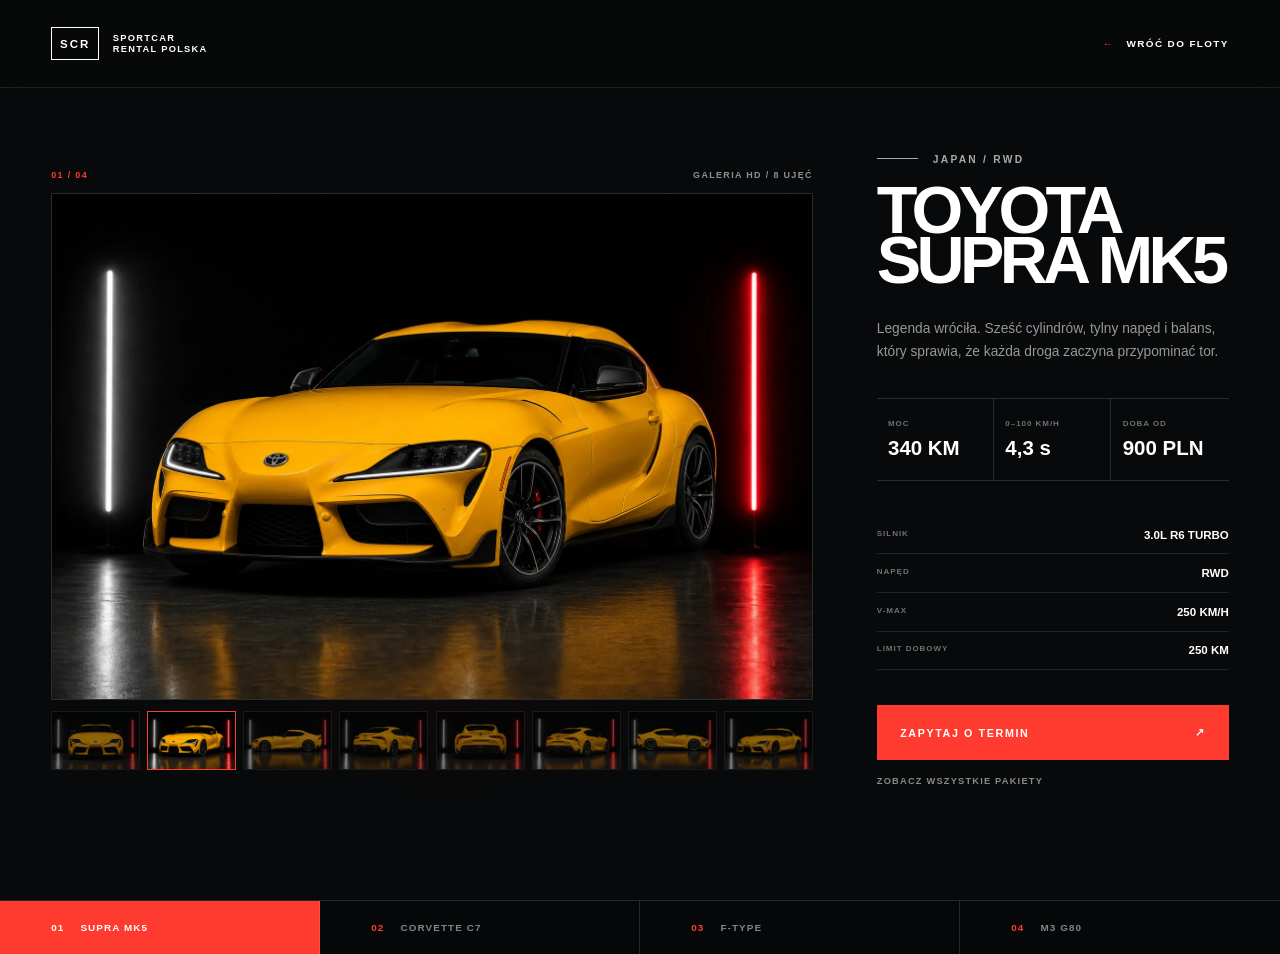
<file: car.html>
<!doctype html>
<html lang="pl">
  <head>
    <meta charset="UTF-8" />
    <meta name="viewport" content="width=device-width, initial-scale=1.0" />
    <meta name="theme-color" content="#08090a" />
    <meta
      name="description"
      content="Galeria HD samochodu SportCar Rental Polska."
    />
    <title>Galeria samochodu — SportCar Rental Polska</title>
    <link rel="stylesheet" href="styles.css" />
    <link rel="stylesheet" href="car-detail.css" />
    <script src="car-spin.js" defer></script>
  </head>
  <body class="detail-page">
    <div class="noise" aria-hidden="true"></div>

    <header class="detail-header">
      <a class="brand" href="index.html#start" aria-label="SportCar Rental Polska — strona główna">
        <span class="brand-mark">SCR</span>
        <span class="brand-copy">SportCar<br />Rental Polska</span>
      </a>

      <a class="detail-back" href="index.html#flota">
        <span>←</span>
        <span>Wróć do floty</span>
      </a>
    </header>

    <main class="detail-main">
      <section class="spin-column" aria-label="Galeria samochodu">
        <div class="spin-topline">
          <span id="detail-index">01 / 04</span>
          <span>Galeria HD / 8 ujęć</span>
        </div>

        <figure class="car-gallery">
          <img id="detail-image" src="" alt="" />
        </figure>
        <div id="detail-thumbnails" class="detail-thumbnails" aria-label="Wybierz ujęcie samochodu"></div>
      </section>

      <section class="detail-copy">
        <p id="detail-origin" class="eyebrow">Japan / RWD</p>
        <h1 id="detail-name">Toyota<br />Supra MK5</h1>
        <p id="detail-description" class="detail-description"></p>

        <div class="detail-primary-specs">
          <div><span>Moc</span><strong id="detail-power">340 KM</strong></div>
          <div><span>0–100 km/h</span><strong id="detail-zero">4,3 s</strong></div>
          <div><span>Doba od</span><strong id="detail-price">900 PLN</strong></div>
        </div>

        <dl class="detail-spec-list">
          <div><dt>Silnik</dt><dd id="detail-engine">3.0L R6 Turbo</dd></div>
          <div><dt>Napęd</dt><dd id="detail-drive">RWD</dd></div>
          <div><dt>V-max</dt><dd id="detail-speed">250 km/h</dd></div>
          <div><dt>Limit dobowy</dt><dd>250 km</dd></div>
        </dl>

        <div class="detail-actions">
          <a id="detail-booking" class="button button-primary" href="index.html#rezerwacja">
            <span>Zapytaj o termin</span>
            <span>↗</span>
          </a>
          <a class="detail-secondary" href="index.html#pakiety">Zobacz wszystkie pakiety</a>
        </div>
      </section>
    </main>

    <nav class="detail-model-nav" aria-label="Inne samochody">
      <a href="car.html?car=supra" data-detail-link="supra"><span>01</span> Supra MK5</a>
      <a href="car.html?car=corvette" data-detail-link="corvette"><span>02</span> Corvette C7</a>
      <a href="car.html?car=jaguar" data-detail-link="jaguar"><span>03</span> F-Type</a>
      <a href="car.html?car=bmw" data-detail-link="bmw"><span>04</span> M3 G80</a>
    </nav>
  </body>
</html>
</file>
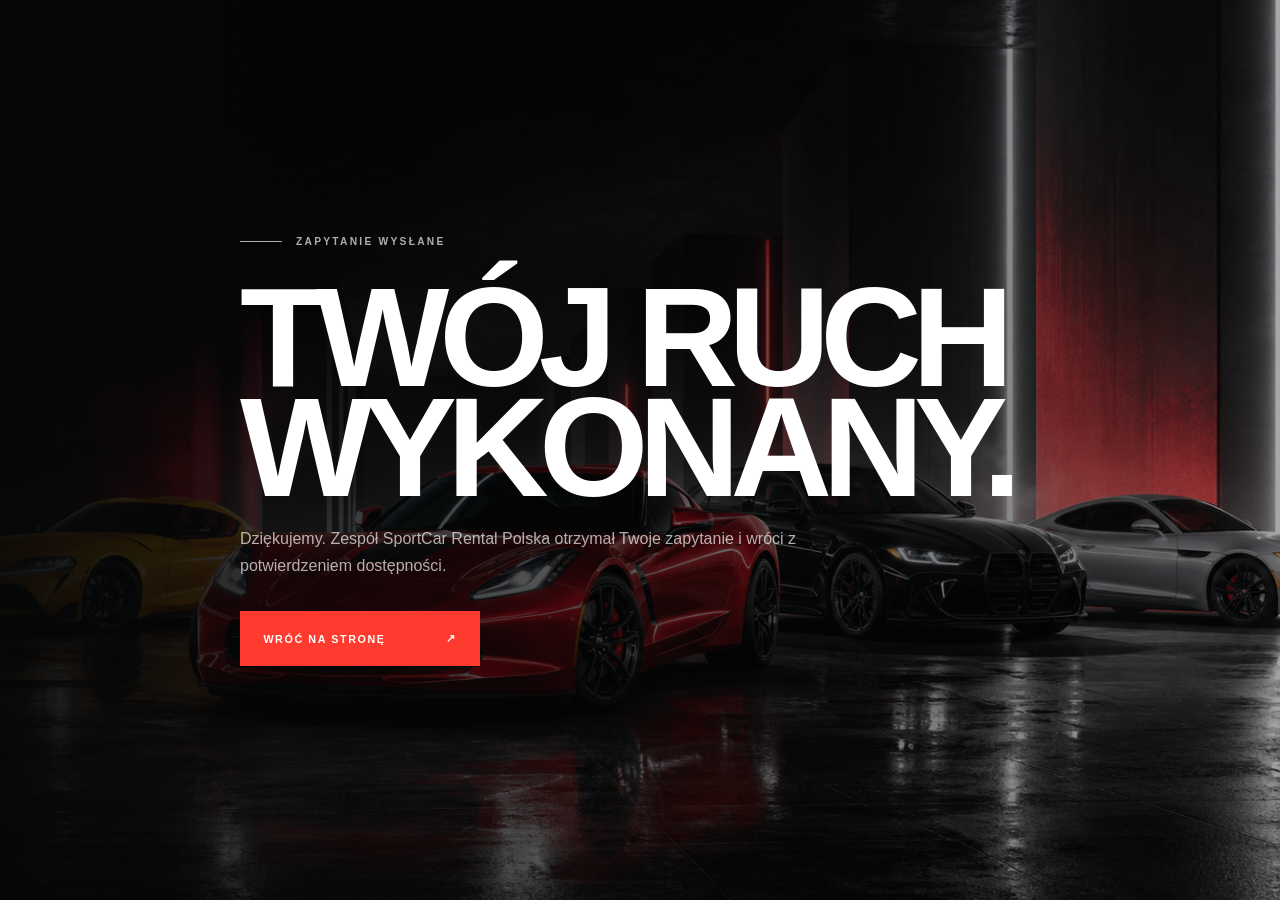
<file: dziekujemy.html>
<!doctype html>
<html lang="pl">
  <head>
    <meta charset="UTF-8" />
    <meta name="viewport" content="width=device-width, initial-scale=1.0" />
    <meta name="theme-color" content="#08090a" />
    <title>Dziękujemy — SportCar Rental Polska</title>
    <link rel="stylesheet" href="styles.css" />
    <style>
      .thanks {
        min-height: 100svh;
        display: grid;
        place-items: center;
        padding: 2rem;
        background:
          linear-gradient(90deg, rgba(5,6,7,.94), rgba(5,6,7,.35)),
          url("fleet-hero.png") center / cover;
      }
      .thanks-card { width: min(100%, 50rem); }
      .thanks-card h1 {
        margin: 0 0 1.5rem;
        font-size: clamp(4rem, 11vw, 9rem);
        line-height: .78;
        letter-spacing: -.07em;
        text-transform: uppercase;
      }
      .thanks-card p {
        max-width: 35rem;
        margin: 0 0 2rem;
        color: rgba(255,255,255,.68);
        line-height: 1.65;
      }
    </style>
  </head>
  <body>
    <main class="thanks">
      <div class="thanks-card">
        <p class="eyebrow">Zapytanie wysłane</p>
        <h1>Twój ruch<br />wykonany.</h1>
        <p>
          Dziękujemy. Zespół SportCar Rental Polska otrzymał Twoje zapytanie i
          wróci z potwierdzeniem dostępności.
        </p>
        <a class="button button-primary" href="/">
          <span>Wróć na stronę</span><span>↗</span>
        </a>
      </div>
    </main>
  </body>
</html>
</file>
<file: styles.css>
:root {
  --ink: #08090a;
  --ink-soft: #101214;
  --paper: #f1f0eb;
  --white: #ffffff;
  --muted: #9a9da2;
  --line: rgba(255, 255, 255, 0.16);
  --red: #ff3a2f;
  --red-deep: #8f140e;
  --ease-out: cubic-bezier(0.16, 1, 0.3, 1);
  --ease-in-out: cubic-bezier(0.65, 0, 0.35, 1);
  --page-padding: clamp(1.25rem, 4vw, 5rem);
}

* {
  box-sizing: border-box;
}

html {
  scroll-behavior: smooth;
  background: var(--ink);
}

body {
  margin: 0;
  overflow-x: hidden;
  background: var(--ink);
  color: var(--white);
  font-family: "Arial Narrow", "Roboto Condensed", "Helvetica Neue", Arial, sans-serif;
  font-size: 16px;
  -webkit-font-smoothing: antialiased;
}

body.menu-open {
  overflow: hidden;
}

a {
  color: inherit;
  text-decoration: none;
}

button,
input,
select,
textarea {
  font: inherit;
}

button {
  color: inherit;
}

img {
  display: block;
  max-width: 100%;
}

.sr-only {
  position: absolute;
  width: 1px;
  height: 1px;
  padding: 0;
  margin: -1px;
  overflow: hidden;
  clip: rect(0, 0, 0, 0);
  white-space: nowrap;
  border: 0;
}

.hidden-field {
  position: absolute;
  left: -9999px;
}

.noise {
  position: fixed;
  inset: 0;
  z-index: 100;
  pointer-events: none;
  opacity: 0.05;
  background-image: url("data:image/svg+xml,%3Csvg viewBox='0 0 180 180' xmlns='http://www.w3.org/2000/svg'%3E%3Cfilter id='n'%3E%3CfeTurbulence type='fractalNoise' baseFrequency='.9' numOctaves='2' stitchTiles='stitch'/%3E%3C/filter%3E%3Crect width='100%25' height='100%25' filter='url(%23n)' opacity='.55'/%3E%3C/svg%3E");
  mix-blend-mode: soft-light;
}

.scroll-progress {
  position: fixed;
  top: 0;
  left: 0;
  z-index: 120;
  width: 100%;
  height: 2px;
  background: transparent;
}

.scroll-progress span {
  display: block;
  width: 100%;
  height: 100%;
  background: var(--red);
  transform: scaleX(0);
  transform-origin: left;
}

.site-header {
  position: fixed;
  top: 0;
  left: 0;
  z-index: 90;
  display: grid;
  grid-template-columns: 1fr auto 1fr;
  align-items: center;
  width: 100%;
  min-height: 5.5rem;
  padding: 1rem var(--page-padding);
  border-bottom: 1px solid rgba(255, 255, 255, 0.1);
  background: linear-gradient(to bottom, rgba(5, 6, 7, 0.8), transparent);
  transition: background 0.6s ease, backdrop-filter 0.6s ease;
}

.site-header.scrolled {
  background: rgba(8, 9, 10, 0.82);
  backdrop-filter: blur(18px);
}

.brand {
  display: inline-flex;
  align-items: center;
  gap: 0.85rem;
  width: max-content;
}

.brand-mark {
  display: grid;
  place-items: center;
  width: 3rem;
  height: 2.1rem;
  border: 1px solid currentColor;
  font-size: 0.72rem;
  font-weight: 800;
  letter-spacing: 0.18em;
}

.brand-copy {
  font-size: 0.58rem;
  font-weight: 700;
  line-height: 1.1;
  letter-spacing: 0.14em;
  text-transform: uppercase;
}

.desktop-nav {
  display: flex;
  gap: clamp(1.5rem, 4vw, 4.5rem);
  font-size: 0.7rem;
  font-weight: 700;
  letter-spacing: 0.16em;
  text-transform: uppercase;
}

.desktop-nav a {
  position: relative;
  padding: 0.5rem 0;
  color: rgba(255, 255, 255, 0.72);
}

.desktop-nav a::after {
  position: absolute;
  bottom: 0;
  left: 0;
  width: 100%;
  height: 1px;
  background: var(--red);
  content: "";
  transform: scaleX(0);
  transform-origin: right;
  transition: transform 0.6s var(--ease-out);
}

.desktop-nav a:hover {
  color: var(--white);
}

.desktop-nav a:hover::after {
  transform: scaleX(1);
  transform-origin: left;
}

.header-cta {
  display: flex;
  justify-self: end;
  align-items: center;
  gap: 2rem;
  min-width: 12rem;
  padding: 0.9rem 1.1rem;
  border: 1px solid rgba(255, 255, 255, 0.6);
  font-size: 0.68rem;
  font-weight: 700;
  letter-spacing: 0.14em;
  text-transform: uppercase;
  transition: color 0.5s var(--ease-out), background 0.5s var(--ease-out);
}

.header-cta:hover {
  background: var(--white);
  color: var(--ink);
}

.menu-toggle,
.mobile-menu {
  display: none;
}

.hero {
  position: relative;
  min-height: 100svh;
  overflow: hidden;
  background: #050607;
  isolation: isolate;
}

.hero::after {
  position: absolute;
  inset: 0;
  z-index: -1;
  background:
    linear-gradient(90deg, rgba(2, 3, 4, 0.85) 0%, rgba(2, 3, 4, 0.16) 42%, rgba(2, 3, 4, 0.08) 68%, rgba(2, 3, 4, 0.48) 100%),
    linear-gradient(0deg, rgba(4, 5, 6, 0.95), transparent 42%);
  content: "";
}

.hero-backdrop,
.hero-fleet,
.hero-foreground {
  position: absolute;
  inset: -8%;
  z-index: -4;
  background-image: url("fleet-hero.png");
  background-repeat: no-repeat;
  background-position: 58% 50%;
  background-size: cover;
  will-change: transform;
}

.hero-backdrop {
  filter: blur(10px) saturate(0.7) brightness(0.45);
  transform: scale(1.08);
}

.hero-fleet {
  z-index: -3;
  clip-path: polygon(0 33%, 100% 18%, 100% 100%, 0 100%);
  filter: saturate(0.92) brightness(0.82);
}

.hero-foreground {
  z-index: -2;
  clip-path: polygon(0 72%, 100% 63%, 100% 100%, 0 100%);
  filter: contrast(1.1) brightness(0.62);
  transform: scale(1.035);
}

.hero-streak {
  position: absolute;
  top: 0;
  left: 57%;
  z-index: -1;
  width: 9vw;
  height: 115%;
  background: linear-gradient(90deg, transparent, rgba(255, 43, 29, 0.16), rgba(255, 255, 255, 0.12), transparent);
  filter: blur(4px);
  opacity: 0.75;
  transform: skewX(-7deg);
  animation: streak 7s ease-in-out infinite alternate;
}

@keyframes streak {
  to { transform: translateX(5vw) skewX(-7deg); opacity: 0.38; }
}

.hero-kicker {
  position: absolute;
  top: 8.2rem;
  right: var(--page-padding);
  display: flex;
  align-items: center;
  gap: 1.25rem;
  padding-left: 1.4rem;
  border-left: 3px solid var(--red);
  font-size: 0.64rem;
  font-weight: 700;
  letter-spacing: 0.14em;
  text-transform: uppercase;
}

.hero-kicker span:first-child {
  color: var(--red);
}

.hero-copy {
  position: absolute;
  top: 50%;
  left: var(--page-padding);
  z-index: 3;
  width: min(76vw, 1050px);
  transform: translateY(-46%);
}

.eyebrow {
  margin: 0 0 1.25rem;
  font-size: 0.64rem;
  font-weight: 800;
  letter-spacing: 0.22em;
  text-transform: uppercase;
}

.eyebrow::before {
  display: inline-block;
  width: 2.6rem;
  height: 1px;
  margin: 0 0.9rem 0.2rem 0;
  background: currentColor;
  content: "";
}

.display-title {
  margin: 0;
  font-size: clamp(5rem, 13.4vw, 13.5rem);
  font-weight: 900;
  line-height: 0.72;
  letter-spacing: -0.075em;
  text-transform: uppercase;
}

.title-line {
  display: block;
  width: max-content;
}

.title-line:last-child {
  margin-left: clamp(2.5rem, 11vw, 13rem);
}

.title-outline {
  color: transparent;
  -webkit-text-stroke: 1px rgba(255, 255, 255, 0.92);
  text-shadow: 0 0 40px rgba(255, 255, 255, 0.12);
}

.hero-actions {
  display: flex;
  align-items: center;
  gap: 2rem;
  margin-top: 3.2rem;
}

.hero-actions p {
  margin: 0;
  color: rgba(255, 255, 255, 0.7);
  font-size: 0.73rem;
  line-height: 1.45;
  letter-spacing: 0.08em;
  text-transform: uppercase;
}

.button {
  display: inline-flex;
  align-items: center;
  justify-content: space-between;
  gap: 2rem;
  min-width: 15rem;
  padding: 1.25rem 1.4rem;
  border: 1px solid currentColor;
  background: transparent;
  font-size: 0.67rem;
  font-weight: 800;
  letter-spacing: 0.15em;
  text-transform: uppercase;
  cursor: pointer;
  transition: transform 0.45s var(--ease-out), background 0.45s var(--ease-out), color 0.45s var(--ease-out);
}

.button-primary {
  border-color: var(--red);
  background: var(--red);
  color: var(--white);
}

.button-primary:hover {
  background: var(--white);
  border-color: var(--white);
  color: var(--ink);
}

.button-light {
  background: var(--white);
  color: var(--ink);
}

.button-light:hover {
  background: var(--red);
  border-color: var(--red);
  color: var(--white);
}

.hero-meta {
  position: absolute;
  right: var(--page-padding);
  bottom: 3.5rem;
  z-index: 3;
  display: flex;
  gap: clamp(2.5rem, 6vw, 6rem);
}

.hero-meta > div {
  display: grid;
  gap: 0.25rem;
  min-width: 9rem;
}

.hero-meta span {
  color: rgba(255, 255, 255, 0.62);
  font-size: 0.58rem;
  letter-spacing: 0.14em;
  text-transform: uppercase;
}

.hero-meta strong {
  font-size: 1.15rem;
  letter-spacing: 0.03em;
  text-transform: uppercase;
}

.scroll-cue {
  position: absolute;
  bottom: 2.6rem;
  left: var(--page-padding);
  display: flex;
  align-items: center;
  gap: 0.75rem;
  color: rgba(255, 255, 255, 0.55);
  font-size: 0.55rem;
  letter-spacing: 0.16em;
  text-transform: uppercase;
  transform: rotate(-90deg) translateX(100%);
  transform-origin: left bottom;
}

.scroll-cue i {
  display: block;
  width: 3.2rem;
  height: 1px;
  overflow: hidden;
  background: rgba(255, 255, 255, 0.25);
}

.scroll-cue i::after {
  display: block;
  width: 55%;
  height: 100%;
  background: var(--white);
  content: "";
  animation: scroll-line 1.8s ease-in-out infinite;
}

@keyframes scroll-line {
  0% { transform: translateX(-110%); }
  100% { transform: translateX(220%); }
}

.reveal {
  opacity: 0;
  transform: translateY(36px);
  transition: opacity 0.9s var(--ease-out), transform 1.05s var(--ease-out);
}

.reveal.is-visible {
  opacity: 1;
  transform: translateY(0);
}

.hero .reveal {
  animation: hero-in 1.05s var(--ease-out) both;
}

.hero .hero-kicker { animation-delay: 0.25s; }
.hero .eyebrow { animation-delay: 0.35s; }
.hero .title-line:first-child { animation-delay: 0.48s; }
.hero .title-line:nth-child(2) { animation-delay: 0.62s; }
.hero .hero-actions { animation-delay: 0.78s; }
.hero .hero-meta { animation-delay: 0.92s; }

@keyframes hero-in {
  from { opacity: 0; transform: translateY(42px); }
  to { opacity: 1; transform: translateY(0); }
}

.hero-copy .hero-actions {
  animation-name: hero-in;
}

.turntable-section {
  position: relative;
  min-height: 100svh;
  overflow: hidden;
  padding: 7rem var(--page-padding) 2rem;
  background:
    radial-gradient(circle at 50% 52%, rgba(104, 12, 8, 0.34), transparent 30%),
    linear-gradient(180deg, #08090a, #0d0f11 58%, #060708);
  perspective: 1500px;
  isolation: isolate;
}

.turntable-section::before {
  position: absolute;
  inset: 0;
  z-index: -1;
  background:
    linear-gradient(90deg, transparent 49.9%, rgba(255,255,255,0.13) 50%, transparent 50.1%),
    repeating-linear-gradient(90deg, transparent 0 12.5vw, rgba(255,255,255,0.025) 12.5vw calc(12.5vw + 1px));
  content: "";
}

.turntable-header {
  position: relative;
  z-index: 20;
  display: flex;
  justify-content: space-between;
  align-items: flex-start;
  border-bottom: 1px solid var(--line);
}

.turntable-header > p:last-child {
  margin: 0;
  color: rgba(255,255,255,0.45);
  font-size: 0.58rem;
  font-weight: 700;
  letter-spacing: 0.13em;
  text-transform: uppercase;
}

.turntable-stage {
  position: relative;
  z-index: 2;
  height: calc(100svh - 13rem);
  min-height: 36rem;
  transform-style: preserve-3d;
  --pointer-x: 0px;
  --pointer-y: 0px;
}

.turntable-halo {
  position: absolute;
  top: 47%;
  left: 50%;
  width: min(66vw, 62rem);
  aspect-ratio: 1.9;
  border: 1px solid rgba(255,255,255,0.13);
  border-radius: 50%;
  box-shadow:
    0 0 90px rgba(255, 42, 31, 0.15),
    inset 0 0 80px rgba(255,255,255,0.035);
  transform: translate(-50%, -50%) rotateX(68deg);
}

.turntable-floor {
  position: absolute;
  left: 50%;
  bottom: 2%;
  width: 100vw;
  height: 38%;
  background:
    linear-gradient(90deg, transparent, rgba(255, 47, 34, 0.13), transparent),
    repeating-linear-gradient(90deg, transparent 0 9vw, rgba(255,255,255,0.06) 9vw calc(9vw + 1px));
  opacity: 0.58;
  filter: blur(0.2px);
  transform: translateX(-50%) perspective(500px) rotateX(64deg);
  transform-origin: bottom;
}

.turntable-car {
  position: absolute;
  top: 48%;
  left: 50%;
  width: min(49vw, 42rem);
  height: min(52vw, 38rem);
  padding: 0;
  border: 0;
  outline: 0;
  background: transparent;
  cursor: pointer;
  opacity: 0;
  transform-style: preserve-3d;
  will-change: transform, opacity, filter;
  transition:
    transform 1.1s var(--ease-in-out),
    opacity 0.8s ease,
    filter 1.1s ease;
}

.turntable-car::after {
  position: absolute;
  inset: 12% 5%;
  z-index: -1;
  border: 1px solid rgba(255,255,255,0.12);
  background: linear-gradient(135deg, rgba(255,255,255,0.025), rgba(255,255,255,0));
  content: "";
  transform: translateZ(-30px);
}

.turntable-car.is-active {
  z-index: 8;
  opacity: 1;
  filter: brightness(1) saturate(1.05);
  transform: translate(-50%, -50%) translateZ(120px) rotateX(0deg) rotateY(0deg) scale(1);
}

.turntable-car.is-prev {
  z-index: 4;
  opacity: 0.56;
  filter: brightness(0.5) saturate(0.72);
  transform: translate(-148%, -50%) translateZ(-120px) rotateY(36deg) scale(0.72);
}

.turntable-car.is-next {
  z-index: 4;
  opacity: 0.56;
  filter: brightness(0.5) saturate(0.72);
  transform: translate(48%, -50%) translateZ(-120px) rotateY(-36deg) scale(0.72);
}

.turntable-car.is-far {
  z-index: 1;
  opacity: 0;
  filter: brightness(0.25);
  transform: translate(-50%, -47%) translateZ(-420px) rotateY(78deg) scale(0.42);
  pointer-events: none;
}

.turntable-image {
  position: absolute;
  inset: 0;
  display: block;
  background-color: #090a0b;
  background-image: url("fleet-hero.png");
  background-repeat: no-repeat;
  background-size: 370% auto;
  filter: contrast(1.08);
  mask-image: radial-gradient(ellipse 58% 52% at 50% 54%, #000 26%, rgba(0,0,0,0.92) 48%, transparent 68%);
  transform: translate3d(var(--pointer-x), var(--pointer-y), 0) scale(1.07);
  transition: transform 0.8s var(--ease-out);
}

.turntable-image-supra { background-position: 0% 58%; }
.turntable-image-corvette { background-position: 38% 58%; }
.turntable-image-jaguar { background-position: 100% 58%; }
.turntable-image-bmw { background-position: 70% 58%; }

.turntable-side-label {
  position: absolute;
  top: 18%;
  right: 8%;
  z-index: 3;
  padding: 0.5rem 0.65rem;
  border: 1px solid rgba(255,255,255,0.25);
  background: rgba(8,9,10,0.54);
  color: rgba(255,255,255,0.6);
  font-size: 0.56rem;
  font-weight: 800;
  letter-spacing: 0.14em;
  text-transform: uppercase;
  backdrop-filter: blur(8px);
}

.turntable-label {
  position: absolute;
  top: 50%;
  left: 50%;
  z-index: 12;
  min-width: 18rem;
  padding: 1.2rem 1.4rem;
  border: 1px solid rgba(255,255,255,0.5);
  background: rgba(5,6,7,0.28);
  text-align: center;
  text-transform: uppercase;
  pointer-events: none;
  backdrop-filter: blur(5px);
  transform: translate(-50%, -50%) translateZ(280px);
}

.turntable-label > span {
  color: var(--red);
  font-size: 0.58rem;
  font-weight: 800;
  letter-spacing: 0.17em;
}

.turntable-label h2 {
  margin: 0.55rem 0;
  font-size: clamp(1.8rem, 3.2vw, 3.6rem);
  font-weight: 900;
  line-height: 0.85;
  letter-spacing: -0.05em;
}

.turntable-label p {
  margin: 0;
  color: rgba(255,255,255,0.48);
  font-size: 0.5rem;
  letter-spacing: 0.13em;
}

.turntable-controls {
  position: absolute;
  right: var(--page-padding);
  bottom: 2rem;
  left: var(--page-padding);
  z-index: 20;
  display: grid;
  grid-template-columns: repeat(4, 1fr);
  border-top: 1px solid var(--line);
}

.turntable-controls button {
  padding: 1rem;
  border: 0;
  border-right: 1px solid var(--line);
  background: transparent;
  color: rgba(255,255,255,0.42);
  font-size: 0.6rem;
  font-weight: 800;
  letter-spacing: 0.16em;
  cursor: pointer;
  transition: color 0.45s ease, background 0.45s ease;
}

.turntable-controls button:last-child {
  border-right: 0;
}

.turntable-controls button[aria-selected="true"] {
  background: var(--red);
  color: var(--white);
}

.viewer-section {
  position: relative;
  min-height: 100svh;
  overflow: hidden;
  padding: 7rem var(--page-padding) clamp(4rem, 7vw, 7rem);
  background:
    radial-gradient(circle at 33% 54%, rgba(116, 14, 10, 0.27), transparent 28%),
    linear-gradient(180deg, #08090a, #0d0f11 68%, #070809);
}

.viewer-section::before {
  position: absolute;
  inset: 0;
  background:
    repeating-linear-gradient(90deg, transparent 0 10vw, rgba(255,255,255,0.026) 10vw calc(10vw + 1px)),
    linear-gradient(90deg, transparent 49.95%, rgba(255,255,255,0.07) 50%, transparent 50.05%);
  content: "";
  pointer-events: none;
}

.viewer-header {
  position: relative;
  z-index: 4;
  display: flex;
  align-items: flex-start;
  justify-content: space-between;
  border-bottom: 1px solid var(--line);
}

.viewer-header > p:last-child {
  max-width: 30rem;
  margin: 0;
  color: rgba(255,255,255,0.48);
  font-size: 0.58rem;
  font-weight: 700;
  line-height: 1.45;
  letter-spacing: 0.13em;
  text-align: right;
  text-transform: uppercase;
}

.viewer-layout {
  position: relative;
  z-index: 2;
  display: grid;
  grid-template-columns: minmax(0, 1.35fr) minmax(20rem, 0.65fr);
  gap: clamp(2rem, 5vw, 6rem);
  align-items: center;
  min-height: calc(100svh - 12rem);
}

.car-viewer {
  position: relative;
  height: min(72svh, 52rem);
  min-height: 35rem;
  overflow: hidden;
  border: 1px solid rgba(255,255,255,0.13);
  background:
    radial-gradient(ellipse at 50% 72%, rgba(255, 50, 37, 0.11), transparent 32%),
    linear-gradient(180deg, rgba(255,255,255,0.018), rgba(0,0,0,0.18));
  cursor: grab;
  touch-action: none;
  isolation: isolate;
}

.car-viewer:active {
  cursor: grabbing;
}

.car-viewer::before {
  position: absolute;
  top: 52%;
  left: 50%;
  z-index: -1;
  width: 78%;
  aspect-ratio: 2.2;
  border: 1px solid rgba(255,255,255,0.1);
  border-radius: 50%;
  box-shadow: 0 0 90px rgba(255, 44, 31, 0.13);
  content: "";
  transform: translate(-50%, -50%) rotateX(68deg);
}

.car-viewer::after {
  position: absolute;
  right: 0;
  bottom: 0;
  left: 0;
  z-index: -1;
  height: 34%;
  background:
    linear-gradient(90deg, transparent, rgba(255,255,255,0.07), transparent),
    repeating-linear-gradient(90deg, transparent 0 9vw, rgba(255,255,255,0.055) 9vw calc(9vw + 1px));
  opacity: 0.55;
  content: "";
  transform: perspective(480px) rotateX(64deg);
  transform-origin: bottom;
}

.car-viewer canvas {
  position: absolute;
  inset: 0;
  z-index: 2;
  width: 100% !important;
  height: 100% !important;
  outline: 0;
}

.viewer-loading {
  position: absolute;
  inset: 0;
  z-index: 8;
  display: grid;
  place-content: center;
  grid-template-columns: 1fr auto;
  gap: 0.8rem 2rem;
  width: min(78%, 28rem);
  height: max-content;
  margin: auto;
  padding: 1.2rem;
  border: 1px solid var(--line);
  background: rgba(7,8,9,0.84);
  font-size: 0.6rem;
  font-weight: 800;
  letter-spacing: 0.14em;
  text-transform: uppercase;
  backdrop-filter: blur(12px);
  transition: opacity 0.6s ease, visibility 0.6s ease;
}

.viewer-loading.is-complete {
  visibility: hidden;
  opacity: 0;
}

.viewer-loading strong {
  color: var(--red);
}

.viewer-loading i {
  grid-column: 1 / -1;
  height: 2px;
  overflow: hidden;
  background: rgba(255,255,255,0.12);
}

.viewer-loading b {
  display: block;
  width: var(--load-progress, 0%);
  height: 100%;
  background: var(--red);
  transition: width 0.25s ease;
}

.viewer-error {
  position: absolute;
  inset: 0;
  z-index: 9;
  place-content: center;
  gap: 0.6rem;
  padding: 2rem;
  background: rgba(7,8,9,0.9);
  text-align: center;
}

.viewer-error:not([hidden]) {
  display: grid;
}

.viewer-error strong {
  font-size: 1.2rem;
  text-transform: uppercase;
}

.viewer-error span {
  color: rgba(255,255,255,0.5);
  font-size: 0.75rem;
}

.viewer-drag-hint {
  position: absolute;
  bottom: 1.4rem;
  left: 50%;
  z-index: 5;
  display: flex;
  align-items: center;
  gap: 0.75rem;
  padding: 0.7rem 0.9rem;
  border: 1px solid rgba(255,255,255,0.18);
  background: rgba(8,9,10,0.6);
  pointer-events: none;
  transform: translateX(-50%);
  transition: opacity 0.5s ease;
  backdrop-filter: blur(8px);
}

.car-viewer.has-interacted .viewer-drag-hint {
  opacity: 0;
}

.viewer-drag-hint span {
  color: var(--red);
  font-size: 1rem;
}

.viewer-drag-hint p {
  margin: 0;
  font-size: 0.52rem;
  font-weight: 800;
  letter-spacing: 0.14em;
  text-transform: uppercase;
}

.viewer-angle {
  position: absolute;
  top: 1.3rem;
  left: 1.3rem;
  z-index: 5;
  display: flex;
  align-items: center;
  gap: 0.8rem;
  color: rgba(255,255,255,0.6);
  font-size: 0.62rem;
  font-weight: 800;
  letter-spacing: 0.12em;
  pointer-events: none;
}

.viewer-angle i {
  display: block;
  width: 4rem;
  height: 1px;
  overflow: hidden;
  background: rgba(255,255,255,0.18);
}

.viewer-angle i::after {
  display: block;
  width: 50%;
  height: 100%;
  background: var(--red);
  content: "";
  animation: viewer-scan 2.8s ease-in-out infinite;
}

@keyframes viewer-scan {
  0%, 100% { transform: translateX(-70%); }
  50% { transform: translateX(170%); }
}

.viewer-copy {
  align-self: center;
}

.viewer-copy > span {
  color: var(--red);
  font-size: 0.6rem;
  font-weight: 800;
  letter-spacing: 0.15em;
  text-transform: uppercase;
}

.viewer-copy h2 {
  margin: 1.5rem 0 2rem;
  font-size: clamp(3.1rem, 5.7vw, 6.6rem);
  font-weight: 900;
  line-height: 0.8;
  letter-spacing: -0.065em;
  text-transform: uppercase;
}

.viewer-copy h2 em {
  color: transparent;
  font-style: normal;
  -webkit-text-stroke: 1px var(--white);
}

.viewer-copy > p {
  max-width: 34rem;
  margin: 0;
  color: rgba(255,255,255,0.58);
  font-size: 0.86rem;
  line-height: 1.65;
}

.viewer-copy dl {
  display: grid;
  grid-template-columns: repeat(3, 1fr);
  margin: 2.5rem 0;
  border-top: 1px solid var(--line);
  border-bottom: 1px solid var(--line);
}

.viewer-copy dl div {
  display: grid;
  gap: 0.4rem;
  padding: 1rem 0.7rem;
  border-right: 1px solid var(--line);
}

.viewer-copy dl div:last-child {
  border-right: 0;
}

.viewer-copy dt {
  color: rgba(255,255,255,0.42);
  font-size: 0.52rem;
  font-weight: 800;
  letter-spacing: 0.12em;
  text-transform: uppercase;
}

.viewer-copy dd {
  margin: 0;
  font-size: 0.75rem;
  font-weight: 800;
  text-transform: uppercase;
}

.viewer-toolbar {
  display: grid;
  grid-template-columns: 1fr 1fr;
  gap: 1px;
  overflow: hidden;
  border: 1px solid var(--line);
  background: var(--line);
}

.viewer-toolbar button {
  padding: 1rem;
  border: 0;
  background: #0b0d0f;
  color: var(--white);
  font-size: 0.56rem;
  font-weight: 800;
  letter-spacing: 0.13em;
  text-transform: uppercase;
  cursor: pointer;
  transition: background 0.35s ease, color 0.35s ease;
}

.viewer-toolbar button:hover {
  background: var(--white);
  color: var(--ink);
}

.viewer-colors {
  display: flex;
  align-items: center;
  gap: 0.65rem;
  margin-top: 1.4rem;
}

.viewer-colors > span {
  margin-right: 0.3rem;
  color: rgba(255,255,255,0.52);
  font-size: 0.55rem;
  font-weight: 800;
  letter-spacing: 0.13em;
  text-transform: uppercase;
}

.viewer-colors button {
  width: 1.4rem;
  height: 1.4rem;
  padding: 0;
  border: 2px solid transparent;
  border-radius: 50%;
  background: var(--swatch);
  box-shadow: 0 0 0 1px rgba(255,255,255,0.25);
  cursor: pointer;
}

.viewer-colors button:nth-of-type(1) { --swatch: #a70805; }
.viewer-colors button:nth-of-type(2) { --swatch: #151515; }
.viewer-colors button:nth-of-type(3) { --swatch: #d8d9dc; }
.viewer-colors button:nth-of-type(4) { --swatch: #c69616; }

.viewer-colors button.is-selected {
  border-color: var(--white);
}

.fleet-section,
.pricing-section {
  padding: clamp(7rem, 12vw, 12rem) var(--page-padding);
  background: var(--paper);
  color: var(--ink);
}

.section-heading {
  display: grid;
  grid-template-columns: 1fr 1fr;
  align-items: end;
  margin-bottom: clamp(4rem, 8vw, 7rem);
}

.section-heading .eyebrow {
  grid-column: 1 / -1;
}

.section-heading h2,
.experience-statement h2,
.occasion-copy h2,
.booking-heading h2 {
  margin: 0;
  font-size: clamp(3.4rem, 8vw, 8rem);
  font-weight: 900;
  line-height: 0.82;
  letter-spacing: -0.065em;
  text-transform: uppercase;
}

.section-heading h2 em {
  color: transparent;
  font-style: normal;
  -webkit-text-stroke: 1px var(--ink);
}

.experience-statement h2 em,
.occasion-copy h2 em {
  color: transparent;
  font-style: normal;
  -webkit-text-stroke: 1px var(--white);
}

.section-intro {
  align-self: end;
  justify-self: end;
  width: min(100%, 30rem);
  margin: 0;
  color: #52565b;
  font-size: 1rem;
  line-height: 1.65;
}

.fleet-grid {
  display: grid;
  grid-template-columns: repeat(2, minmax(0, 1fr));
  gap: 1px;
  background: #b9b9b5;
  perspective: 1300px;
}

.car-card {
  position: relative;
  min-width: 0;
  overflow: hidden;
  background: #e8e7e2;
  transform-style: preserve-3d;
}

.car-visual {
  position: relative;
  aspect-ratio: 1.12 / 1;
  overflow: hidden;
  background-color: #111;
  background-position: center;
  background-repeat: no-repeat;
  background-size: cover;
  filter: saturate(0.85);
  transition: filter 0.8s ease;
}

.car-visual::after {
  position: absolute;
  inset: 0;
  z-index: 1;
  background: linear-gradient(180deg, transparent 35%, rgba(4, 5, 6, 0.5));
  content: "";
}

.car-card:hover .car-visual {
  filter: saturate(1.08);
}

.car-visual-supra { background-image: url("supra-01.webp"); }
.car-visual-corvette { background-image: url("corvette-01.webp"); }
.car-visual-jaguar { background-image: url("jaguar-01.webp"); }
.car-visual-bmw { background-image: url("bmw-01.webp"); }

.car-index {
  position: absolute;
  top: 1.5rem;
  right: 1.5rem;
  z-index: 2;
  color: rgba(255, 255, 255, 0.8);
  font-size: 0.65rem;
  font-weight: 800;
  letter-spacing: 0.14em;
}

.car-glow {
  position: absolute;
  bottom: -20%;
  left: 50%;
  width: 50%;
  aspect-ratio: 1;
  border-radius: 50%;
  background: var(--red);
  filter: blur(90px);
  opacity: 0.15;
  transform: translateX(-50%);
}

.car-card-copy {
  display: grid;
  grid-template-columns: 1fr auto;
  gap: 1.8rem;
  padding: clamp(1.5rem, 3vw, 2.6rem);
}

.car-card-copy p {
  margin: 0 0 0.8rem;
  color: #6e7175;
  font-size: 0.6rem;
  font-weight: 700;
  letter-spacing: 0.16em;
  text-transform: uppercase;
}

.car-card-copy h3 {
  margin: 0;
  font-size: clamp(2rem, 4vw, 4rem);
  font-weight: 900;
  line-height: 0.88;
  letter-spacing: -0.05em;
  text-transform: uppercase;
}

.card-spec {
  display: grid;
  align-content: start;
  justify-items: end;
  gap: 0.35rem;
  text-align: right;
}

.card-spec strong {
  font-size: 1.2rem;
}

.card-spec span {
  color: #6e7175;
  font-size: 0.65rem;
  text-transform: uppercase;
}

.text-link {
  grid-column: 1 / -1;
  display: flex;
  justify-content: space-between;
  width: 100%;
  padding: 1rem 0 0;
  border: 0;
  border-top: 1px solid #b8b8b4;
  background: transparent;
  font-size: 0.62rem;
  font-weight: 800;
  letter-spacing: 0.14em;
  text-align: left;
  text-transform: uppercase;
  cursor: pointer;
}

.text-link span {
  color: var(--red);
  transition: transform 0.45s var(--ease-out);
}

.text-link:hover span {
  transform: translate(4px, -4px);
}

.spec-showcase {
  position: relative;
  min-height: 100svh;
  overflow: hidden;
  padding: 7rem var(--page-padding) 3rem;
  background: #08090a;
}

.spec-bg {
  position: absolute;
  inset: 0;
  z-index: 0;
  background:
    linear-gradient(90deg, rgba(7, 8, 9, 0.98) 0%, rgba(7, 8, 9, 0.7) 48%, rgba(7, 8, 9, 0.12) 100%),
    url("fleet-hero.png") center / cover no-repeat;
  opacity: 0.62;
  transform: scale(1.04);
  transition: background-position 1.1s var(--ease-out), filter 1.1s var(--ease-out);
}

.spec-showcase::after {
  position: absolute;
  inset: 0;
  z-index: 0;
  background:
    repeating-linear-gradient(90deg, transparent 0 10vw, rgba(255,255,255,0.028) 10vw calc(10vw + 1px)),
    radial-gradient(circle at 72% 52%, rgba(255, 43, 29, 0.13), transparent 28%);
  content: "";
}

.spec-header,
.spec-content,
.spec-selector {
  position: relative;
  z-index: 2;
}

.spec-header {
  display: flex;
  justify-content: space-between;
  border-bottom: 1px solid var(--line);
}

.spec-header > p:last-child {
  margin: 0;
  color: var(--red);
  font-size: 0.65rem;
  font-weight: 800;
  letter-spacing: 0.18em;
}

.spec-content {
  display: grid;
  grid-template-columns: 1fr 1fr;
  align-items: end;
  min-height: 65svh;
  padding: 4rem 0;
}

.spec-title-wrap {
  max-width: 46rem;
}

.spec-title-wrap > p:first-child {
  margin: 0 0 1.4rem;
  color: var(--red);
  font-size: 0.65rem;
  font-weight: 800;
  letter-spacing: 0.16em;
  text-transform: uppercase;
}

.spec-title-wrap h2 {
  margin: 0 0 2rem;
  font-size: clamp(4rem, 10vw, 10rem);
  font-weight: 900;
  line-height: 0.72;
  letter-spacing: -0.075em;
  text-transform: uppercase;
}

.spec-title-wrap h2 em {
  color: transparent;
  font-style: normal;
  -webkit-text-stroke: 1px var(--white);
}

.spec-title-wrap > p:last-child {
  max-width: 31rem;
  color: rgba(255, 255, 255, 0.65);
  line-height: 1.65;
}

.spec-data {
  display: grid;
  grid-template-columns: repeat(2, minmax(0, 1fr));
  align-self: end;
  justify-self: end;
  width: min(100%, 36rem);
}

.spec-data > div {
  display: grid;
  gap: 0.8rem;
  padding: 1.6rem;
  border-top: 1px solid var(--line);
}

.spec-data > div:nth-child(odd) {
  border-right: 1px solid var(--line);
}

.spec-data span {
  color: rgba(255, 255, 255, 0.55);
  font-size: 0.58rem;
  font-weight: 700;
  letter-spacing: 0.14em;
  text-transform: uppercase;
}

.spec-data strong {
  font-size: clamp(1.35rem, 2.7vw, 2.6rem);
  letter-spacing: -0.04em;
  text-transform: uppercase;
}

.spec-selector {
  display: grid;
  grid-template-columns: repeat(4, 1fr);
  border-top: 1px solid var(--line);
}

.spec-selector button {
  padding: 1.3rem 1rem;
  border: 0;
  border-right: 1px solid var(--line);
  background: transparent;
  color: rgba(255, 255, 255, 0.5);
  font-size: 0.62rem;
  font-weight: 800;
  letter-spacing: 0.13em;
  text-transform: uppercase;
  cursor: pointer;
  transition: color 0.45s ease, background 0.45s ease;
}

.spec-selector button:last-child {
  border-right: 0;
}

.spec-selector button[aria-selected="true"],
.spec-selector button:hover {
  background: var(--red);
  color: var(--white);
}

.experience-section {
  position: relative;
  overflow: hidden;
  padding: clamp(8rem, 14vw, 14rem) var(--page-padding) 0;
  background: #0c0e10;
}

.kinetic-type {
  position: absolute;
  top: 1rem;
  left: -6vw;
  width: 112vw;
  opacity: 0.12;
  pointer-events: none;
}

.kinetic-type span {
  display: block;
  width: max-content;
  font-size: clamp(5rem, 11vw, 13rem);
  font-weight: 900;
  line-height: 0.76;
  letter-spacing: -0.07em;
  text-transform: uppercase;
  will-change: transform;
}

.kinetic-type .outline {
  margin-left: 18vw;
  color: transparent;
  -webkit-text-stroke: 1px var(--white);
}

.experience-grid {
  position: relative;
  z-index: 2;
  display: grid;
  grid-template-columns: 1fr 1fr;
  gap: 8vw;
  padding: 6rem 0 10rem;
}

.experience-statement h2 {
  font-size: clamp(3.5rem, 6.8vw, 7.5rem);
}

.process-list {
  margin: 0;
  padding: 0;
  list-style: none;
}

.process-list li {
  display: grid;
  grid-template-columns: 3rem 1fr;
  gap: 1.4rem;
  padding: 2rem 0;
  border-top: 1px solid var(--line);
}

.process-list li:last-child {
  border-bottom: 1px solid var(--line);
}

.process-list > li > span {
  color: var(--red);
  font-size: 0.65rem;
  font-weight: 800;
}

.process-list h3 {
  margin: 0 0 0.8rem;
  font-size: 1.4rem;
  text-transform: uppercase;
}

.process-list p {
  max-width: 34rem;
  margin: 0;
  color: rgba(255, 255, 255, 0.55);
  line-height: 1.6;
}

.service-strip {
  display: flex;
  align-items: center;
  justify-content: space-between;
  gap: 2rem;
  width: calc(100% + (2 * var(--page-padding)));
  margin-left: calc(-1 * var(--page-padding));
  padding: 1.4rem var(--page-padding);
  border-top: 1px solid var(--line);
  background: var(--red);
  font-size: 0.62rem;
  font-weight: 800;
  letter-spacing: 0.14em;
  text-transform: uppercase;
  white-space: nowrap;
}

.service-strip i {
  width: 0.35rem;
  height: 0.35rem;
  border-radius: 50%;
  background: currentColor;
}

.pricing-section {
  background: #e8e6df;
}

.pricing-grid {
  display: grid;
  grid-template-columns: repeat(4, minmax(0, 1fr));
  border: 1px solid #b9b8b2;
}

.price-card {
  position: relative;
  display: flex;
  flex-direction: column;
  min-height: 34rem;
  padding: 1.6rem;
  border-right: 1px solid #b9b8b2;
}

.price-card:last-child {
  border-right: 0;
}

.price-card > span {
  color: #858680;
  font-size: 0.65rem;
  font-weight: 800;
}

.price-card > p {
  margin: 4rem 0 0.65rem;
  color: #656661;
  font-size: 0.62rem;
  font-weight: 800;
  letter-spacing: 0.15em;
  text-transform: uppercase;
}

.price-card h3 {
  margin: 0 0 1rem;
  font-size: clamp(1.75rem, 2.5vw, 2.8rem);
  letter-spacing: -0.04em;
  text-transform: uppercase;
}

.price-card > strong {
  font-size: 1.1rem;
}

.price-card ul {
  display: grid;
  gap: 0.75rem;
  margin: 3rem 0;
  padding: 0;
  color: #656661;
  font-size: 0.8rem;
  line-height: 1.5;
  list-style: none;
}

.price-card li::before {
  margin-right: 0.6rem;
  color: var(--red);
  content: "—";
}

.price-card a {
  display: flex;
  justify-content: space-between;
  margin-top: auto;
  padding-top: 1rem;
  border-top: 1px solid #b9b8b2;
  font-size: 0.62rem;
  font-weight: 800;
  letter-spacing: 0.14em;
  text-transform: uppercase;
}

.price-card-featured {
  background: var(--red);
  color: var(--white);
}

.price-card-featured > span,
.price-card-featured > p,
.price-card-featured ul {
  color: rgba(255, 255, 255, 0.74);
}

.price-card-featured li::before {
  color: var(--white);
}

.price-card-featured a {
  border-color: rgba(255,255,255,0.4);
}

.pricing-note {
  max-width: 43rem;
  margin: 2rem 0 0 auto;
  color: #686965;
  font-size: 0.72rem;
  line-height: 1.55;
}

.occasions-section {
  position: relative;
  display: flex;
  align-items: flex-end;
  min-height: 92svh;
  overflow: hidden;
  padding: 6rem var(--page-padding);
}

.occasion-photo {
  position: absolute;
  inset: -12%;
  z-index: -2;
  background: url("fleet-hero.png") 76% center / cover no-repeat;
  filter: grayscale(0.8) contrast(1.2) brightness(0.75);
}

.occasion-overlay {
  position: absolute;
  inset: 0;
  z-index: -1;
  background:
    linear-gradient(90deg, rgba(4,5,6,0.92), rgba(4,5,6,0.2) 68%),
    linear-gradient(0deg, rgba(4,5,6,0.8), transparent 50%);
}

.occasion-copy {
  max-width: 62rem;
}

.occasion-copy h2 {
  font-size: clamp(3.8rem, 8.5vw, 9rem);
}

.occasion-copy > p:not(.eyebrow) {
  max-width: 36rem;
  margin: 2rem 0;
  color: rgba(255,255,255,0.68);
  font-size: 1rem;
  line-height: 1.65;
}

.booking-section {
  display: grid;
  grid-template-columns: minmax(0, 0.8fr) minmax(30rem, 1.2fr);
  gap: 9vw;
  padding: clamp(7rem, 12vw, 12rem) var(--page-padding);
  background: var(--ink);
}

.booking-heading {
  position: sticky;
  top: 10rem;
  align-self: start;
}

.booking-heading h2 {
  color: var(--white);
  font-size: clamp(4.5rem, 8vw, 8.5rem);
}

.booking-heading > p:last-child {
  max-width: 28rem;
  color: rgba(255,255,255,0.58);
  line-height: 1.65;
}

.booking-form {
  display: grid;
  grid-template-columns: repeat(2, minmax(0, 1fr));
  gap: 2rem 1.5rem;
}

.availability-picker {
  grid-column: 1 / -1;
  padding: clamp(1.2rem, 3vw, 2rem);
  border: 1px solid rgba(255,255,255,0.16);
  background: rgba(255,255,255,0.025);
}

.availability-topline,
.availability-footer {
  display: flex;
  align-items: center;
  justify-content: space-between;
  gap: 1.5rem;
}

.availability-topline > div:first-child {
  display: grid;
  gap: 0.35rem;
}

.availability-kicker {
  color: var(--red);
  font-size: 0.54rem;
  font-weight: 800;
  letter-spacing: 0.16em;
  text-transform: uppercase;
}

#availability-month,
#admin-month {
  color: var(--white);
  font-size: clamp(1.3rem, 2.5vw, 2rem);
  text-transform: uppercase;
}

.calendar-nav {
  display: flex;
}

.calendar-nav button {
  width: 3rem;
  height: 3rem;
  border: 1px solid rgba(255,255,255,0.18);
  background: transparent;
  color: var(--white);
  cursor: pointer;
}

.calendar-nav button + button {
  border-left: 0;
}

.calendar-weekdays,
.availability-calendar {
  display: grid;
  grid-template-columns: repeat(7, minmax(0, 1fr));
}

.calendar-weekdays {
  margin-top: 1.7rem;
  border-bottom: 1px solid rgba(255,255,255,0.12);
}

.calendar-weekdays span {
  padding: 0.7rem 0;
  color: rgba(255,255,255,0.38);
  font-size: 0.52rem;
  font-weight: 800;
  text-align: center;
  text-transform: uppercase;
}

.calendar-day {
  position: relative;
  min-height: 3.9rem;
  border: 0;
  border-right: 1px solid rgba(255,255,255,0.07);
  border-bottom: 1px solid rgba(255,255,255,0.07);
  background: transparent;
  color: rgba(255,255,255,0.86);
  cursor: pointer;
  font-size: 0.72rem;
  transition: background 0.25s ease, color 0.25s ease;
}

.calendar-day:nth-child(7n) {
  border-right: 0;
}

.calendar-day:hover:not(:disabled) {
  background: rgba(255,255,255,0.08);
}

.calendar-day.is-busy {
  background: repeating-linear-gradient(-45deg, rgba(255,255,255,0.035), rgba(255,255,255,0.035) 5px, transparent 5px, transparent 10px);
  color: rgba(255,255,255,0.25);
  cursor: not-allowed;
}

.calendar-day.is-past,
.calendar-day:disabled {
  color: rgba(255,255,255,0.15);
  cursor: not-allowed;
}

.calendar-day.is-range {
  background: rgba(255,61,52,0.18);
  color: var(--white);
}

.calendar-day.is-selected {
  background: var(--red);
  color: var(--white);
}

.calendar-day.is-empty {
  pointer-events: none;
}

.availability-footer {
  align-items: flex-start;
  margin-top: 1.3rem;
}

.availability-footer p {
  margin: 0;
  color: rgba(255,255,255,0.7);
  font-size: 0.72rem;
}

.calendar-legend {
  display: flex;
  flex-wrap: wrap;
  gap: 0.8rem 1.2rem;
  color: rgba(255,255,255,0.48);
  font-size: 0.55rem;
  text-transform: uppercase;
}

.calendar-legend span {
  display: inline-flex;
  align-items: center;
  gap: 0.4rem;
}

.calendar-legend i {
  width: 0.52rem;
  height: 0.52rem;
  border: 1px solid rgba(255,255,255,0.3);
}

.legend-busy { background: rgba(255,255,255,0.12); }
.legend-selected { border-color: var(--red) !important; background: var(--red); }

.booking-form label {
  display: grid;
  gap: 0.7rem;
  min-width: 0;
}

.booking-form label > span {
  font-size: 0.59rem;
  font-weight: 800;
  letter-spacing: 0.16em;
  text-transform: uppercase;
}

.booking-form input,
.booking-form select,
.booking-form textarea {
  width: 100%;
  min-width: 0;
  min-height: 3.7rem;
  padding: 0.95rem 1rem;
  border: 1px solid rgba(255,255,255,0.18);
  border-bottom-color: rgba(255,255,255,0.34);
  border-radius: 0.15rem;
  outline: 0;
  background: rgba(255,255,255,0.045);
  color: var(--white);
  transition: border-color 0.35s ease, background 0.35s ease, box-shadow 0.35s ease;
}

.booking-form input:focus,
.booking-form select:focus,
.booking-form textarea:focus {
  border-color: var(--red);
  background: rgba(255,255,255,0.07);
  box-shadow: 0 0 0 3px rgba(255,58,47,0.13);
}

.booking-form input::placeholder,
.booking-form textarea::placeholder {
  color: rgba(255,255,255,0.35);
}

.booking-form select {
  appearance: none;
  -webkit-appearance: none;
  padding-right: 3rem;
  background-image:
    linear-gradient(45deg, transparent 50%, rgba(255,255,255,0.88) 50%),
    linear-gradient(135deg, rgba(255,255,255,0.88) 50%, transparent 50%);
  background-position:
    calc(100% - 1.35rem) 50%,
    calc(100% - 1rem) 50%;
  background-size: 0.36rem 0.36rem, 0.36rem 0.36rem;
  background-repeat: no-repeat;
  color-scheme: dark;
}

.booking-form select option {
  background: #08090a;
  color: #ffffff;
}

.booking-form select option:checked {
  background: var(--red);
  color: #ffffff;
}

.booking-form input[type="date"] {
  color-scheme: dark;
}

.form-message,
.consent,
.form-submit {
  grid-column: 1 / -1;
}

.booking-form textarea {
  resize: vertical;
}

.booking-form .consent {
  display: flex;
  grid-template-columns: none;
  align-items: flex-start;
  gap: 0.8rem;
  cursor: pointer;
}

.booking-form .consent input {
  width: 1rem;
  min-height: 1rem;
  margin-top: 0.1rem;
  accent-color: var(--red);
}

.booking-form .consent span {
  color: rgba(255,255,255,0.56);
  font-size: 0.68rem;
  font-weight: 400;
  line-height: 1.5;
  letter-spacing: 0;
  text-transform: none;
}

.form-submit {
  width: 100%;
}

.site-footer {
  display: grid;
  grid-template-columns: 1.2fr 1fr 0.7fr 1fr;
  align-items: end;
  gap: 3rem;
  padding: 4rem var(--page-padding);
  border-top: 1px solid var(--line);
  background: #060708;
}

.site-footer p {
  margin: 0;
  color: rgba(255,255,255,0.65);
  font-size: 0.76rem;
  line-height: 1.5;
  text-transform: uppercase;
}

.site-footer > div {
  display: grid;
  gap: 0.55rem;
  font-size: 0.63rem;
  font-weight: 700;
  letter-spacing: 0.12em;
  text-transform: uppercase;
}

.site-footer > span {
  justify-self: end;
  color: rgba(255,255,255,0.4);
  font-size: 0.57rem;
  text-transform: uppercase;
}

@media (max-width: 1000px) {
  .site-header {
    grid-template-columns: 1fr auto;
  }

  .desktop-nav,
  .header-cta {
    display: none;
  }

  .menu-toggle {
    display: grid;
    gap: 0.4rem;
    justify-self: end;
    width: 2.5rem;
    padding: 0.6rem 0;
    border: 0;
    background: transparent;
    cursor: pointer;
  }

  .menu-toggle span:not(.sr-only) {
    display: block;
    width: 100%;
    height: 1px;
    background: var(--white);
    transition: transform 0.4s var(--ease-out);
  }

  .menu-toggle[aria-expanded="true"] span:first-child {
    transform: translateY(4px) rotate(45deg);
  }

  .menu-toggle[aria-expanded="true"] span:nth-child(2) {
    transform: translateY(-3px) rotate(-45deg);
  }

  .mobile-menu {
    position: fixed;
    inset: 0;
    z-index: 80;
    display: flex;
    flex-direction: column;
    justify-content: center;
    gap: 1rem;
    padding: 7rem var(--page-padding) 3rem;
    background: rgba(8,9,10,0.98);
    opacity: 0;
    pointer-events: none;
    transition: opacity 0.5s var(--ease-out);
  }

  .mobile-menu.is-open {
    opacity: 1;
    pointer-events: auto;
  }

  .mobile-menu a {
    padding: 0.5rem 0;
    border-bottom: 1px solid var(--line);
    font-size: clamp(2.5rem, 9vw, 5rem);
    font-weight: 900;
    letter-spacing: -0.05em;
    text-transform: uppercase;
  }

  .hero-copy {
    width: 90vw;
  }

  .title-line:last-child {
    margin-left: 0;
  }

  .hero-meta {
    display: none;
  }

  .section-heading,
  .spec-content,
  .experience-grid,
  .booking-section {
    grid-template-columns: 1fr;
  }

  .section-intro {
    justify-self: start;
    margin-top: 2rem;
  }

  .spec-data {
    justify-self: start;
    margin-top: 3rem;
  }

  .pricing-grid {
    grid-template-columns: repeat(2, 1fr);
  }

  .price-card:nth-child(2) {
    border-right: 0;
  }

  .price-card:nth-child(-n + 2) {
    border-bottom: 1px solid #b9b8b2;
  }

  .booking-section {
    gap: 5rem;
  }

  .booking-heading {
    position: static;
  }

  .booking-form {
    grid-template-columns: minmax(0, 1fr);
  }

  .booking-form > * {
    grid-column: 1;
  }

  .site-footer {
    grid-template-columns: 1fr 1fr;
  }

  .site-footer > span {
    justify-self: start;
  }

  .viewer-layout {
    grid-template-columns: 1fr;
    padding-top: 2rem;
  }

  .car-viewer {
    height: 64svh;
  }

  .viewer-copy {
    padding-bottom: 4rem;
  }
}

@media (max-width: 680px) {
  .site-header {
    min-height: 4.8rem;
  }

  .brand-copy {
    display: none;
  }

  .hero-kicker {
    top: 6.5rem;
    right: auto;
    left: var(--page-padding);
  }

  .hero-copy {
    top: 47%;
    transform: translateY(-40%);
  }

  .hero .eyebrow {
    max-width: 15rem;
    line-height: 1.4;
  }

  .display-title {
    font-size: clamp(3.6rem, 15.2vw, 5.8rem);
    line-height: 0.8;
  }

  .hero-actions {
    align-items: flex-start;
    flex-direction: column;
    margin-top: 2.5rem;
  }

  .button {
    width: 100%;
  }

  .scroll-cue {
    display: none;
  }

  .hero-backdrop,
  .hero-fleet,
  .hero-foreground {
    inset: -4% -55%;
    background-position: 52% center;
  }

  .turntable-section {
    padding-top: 6rem;
  }

  .turntable-header > p:last-child {
    display: none;
  }

  .turntable-stage {
    height: calc(100svh - 10rem);
    min-height: 35rem;
  }

  .turntable-car {
    width: 92vw;
    height: 36rem;
  }

  .turntable-car.is-prev {
    transform: translate(-119%, -50%) translateZ(-100px) rotateY(34deg) scale(0.64);
  }

  .turntable-car.is-next {
    transform: translate(19%, -50%) translateZ(-100px) rotateY(-34deg) scale(0.64);
  }

  .turntable-label {
    min-width: 14rem;
    padding: 1rem;
  }

  .turntable-label h2 {
    font-size: 1.8rem;
  }

  .turntable-side-label {
    display: none;
  }

  .turntable-controls {
    bottom: 1rem;
  }

  .viewer-section {
    padding-top: 6rem;
  }

  .viewer-header > p:last-child {
    display: none;
  }

  .viewer-layout {
    min-height: auto;
    gap: 2.5rem;
  }

  .car-viewer {
    width: calc(100% + 2 * var(--page-padding));
    height: 64svh;
    min-height: 29rem;
    margin-left: calc(-1 * var(--page-padding));
    border-right: 0;
    border-left: 0;
  }

  .viewer-copy h2 {
    font-size: clamp(3.2rem, 14.5vw, 5.2rem);
  }

  .viewer-copy dl {
    grid-template-columns: 1fr;
  }

  .viewer-copy dl div {
    grid-template-columns: 1fr auto;
    border-right: 0;
    border-bottom: 1px solid var(--line);
  }

  .viewer-copy dl div:last-child {
    border-bottom: 0;
  }

  .viewer-drag-hint {
    width: max-content;
  }

  .section-heading {
    margin-bottom: 3.5rem;
  }

  .section-heading h2,
  .experience-statement h2,
  .occasion-copy h2 {
    font-size: clamp(3.1rem, 15.5vw, 5.3rem);
  }

  .fleet-grid {
    grid-template-columns: 1fr;
  }

  .car-visual {
    aspect-ratio: 1 / 1;
  }

  .car-card-copy {
    grid-template-columns: 1fr;
  }

  .card-spec {
    justify-items: start;
    text-align: left;
  }

  .spec-showcase {
    min-height: auto;
  }

  .spec-content {
    min-height: 62rem;
    align-content: space-between;
  }

  .spec-title-wrap h2 {
    font-size: clamp(4rem, 20vw, 7rem);
  }

  .spec-data {
    grid-template-columns: 1fr;
  }

  .spec-data > div:nth-child(odd) {
    border-right: 0;
  }

  .spec-selector {
    grid-template-columns: repeat(2, 1fr);
  }

  .spec-selector button:nth-child(-n + 2) {
    border-bottom: 1px solid var(--line);
  }

  .experience-grid {
    padding-top: 3rem;
  }

  .kinetic-type {
    top: 4rem;
  }

  .service-strip {
    overflow: hidden;
    justify-content: flex-start;
  }

  .service-strip span:nth-of-type(n + 3),
  .service-strip i:nth-of-type(n + 3) {
    display: none;
  }

  .pricing-grid {
    grid-template-columns: 1fr;
  }

  .price-card {
    min-height: 30rem;
    border-right: 0;
    border-bottom: 1px solid #b9b8b2;
  }

  .price-card:last-child {
    border-bottom: 0;
  }

  .occasion-copy > p:not(.eyebrow) {
    font-size: 0.9rem;
  }

  .booking-section {
    grid-template-columns: minmax(0, 1fr);
    gap: 3rem;
    padding-top: 5rem;
    padding-bottom: 5rem;
  }

  .booking-heading h2 {
    font-size: clamp(3.25rem, 17vw, 5.4rem);
    line-height: 0.84;
  }

  .booking-form {
    grid-template-columns: minmax(0, 1fr);
    gap: 1.25rem;
  }

  .booking-form > * {
    grid-column: 1;
  }

  .availability-picker {
    padding: 1rem;
  }

  .availability-topline {
    display: grid;
    align-items: start;
    gap: 1rem;
  }

  .availability-footer {
    display: grid;
    gap: 1rem;
  }

  .calendar-day {
    min-height: 2.75rem;
    font-size: 0.68rem;
  }

  .calendar-weekdays span {
    font-size: 0.48rem;
  }

  .booking-form input,
  .booking-form select,
  .booking-form textarea {
    min-height: 3.45rem;
    font-size: 1rem;
  }

  .site-footer {
    grid-template-columns: 1fr;
  }
}

@media (prefers-reduced-motion: reduce) {
  html {
    scroll-behavior: auto;
  }

  *,
  *::before,
  *::after {
    animation-duration: 0.01ms !important;
    animation-iteration-count: 1 !important;
    transition-duration: 0.01ms !important;
  }

  .reveal {
    opacity: 1;
    transform: none;
  }
}
</file>
<file: car-detail.css>
.detail-page {
  min-height: 100svh;
  background:
    radial-gradient(circle at 35% 52%, rgba(121, 13, 9, 0.17), transparent 31%),
    #08090a;
}

.detail-header {
  position: fixed;
  top: 0;
  right: 0;
  left: 0;
  z-index: 50;
  display: flex;
  align-items: center;
  justify-content: space-between;
  min-height: 5.5rem;
  padding: 1rem var(--page-padding);
  border-bottom: 1px solid rgba(255,255,255,0.1);
  background: rgba(7,8,9,0.75);
  backdrop-filter: blur(16px);
}

.detail-back {
  display: flex;
  align-items: center;
  gap: 0.8rem;
  font-size: 0.62rem;
  font-weight: 800;
  letter-spacing: 0.14em;
  text-transform: uppercase;
}

.detail-back span:first-child {
  color: var(--red);
}

.detail-main {
  display: grid;
  grid-template-columns: minmax(0, 1.45fr) minmax(22rem, 0.55fr);
  gap: clamp(2rem, 5vw, 6rem);
  align-items: center;
  min-height: 100svh;
  padding: 7.5rem var(--page-padding) 5rem;
}

.spin-column {
  min-width: 0;
}

.spin-topline {
  display: flex;
  justify-content: space-between;
  margin-bottom: 0.8rem;
  color: rgba(255,255,255,0.55);
  font-size: 0.56rem;
  font-weight: 800;
  letter-spacing: 0.15em;
  text-transform: uppercase;
}

.spin-topline span:first-child {
  color: var(--red);
}

.car-gallery {
  position: relative;
  aspect-ratio: 3 / 2;
  overflow: hidden;
  margin: 0;
  border: 1px solid rgba(255,255,255,0.14);
  background: #08090a;
}

.car-gallery img {
  display: block;
  width: 100%;
  height: 100%;
  object-fit: cover;
  object-position: center;
}

.detail-thumbnails {
  display: grid;
  grid-template-columns: repeat(8, minmax(0, 1fr));
  gap: 0.45rem;
  margin-top: 0.65rem;
}

.detail-thumbnail {
  aspect-ratio: 3 / 2;
  overflow: hidden;
  padding: 0;
  border: 1px solid rgba(255,255,255,0.12);
  background: #08090a;
  cursor: pointer;
  opacity: 0.55;
  transition: opacity 0.3s ease, border-color 0.3s ease;
}

.detail-thumbnail:hover,
.detail-thumbnail.is-active {
  border-color: var(--red);
  opacity: 1;
}

.detail-thumbnail img {
  display: block;
  width: 100%;
  height: 100%;
  object-fit: cover;
}

.detail-copy > .eyebrow {
  color: rgba(255,255,255,0.65);
}

.detail-copy h1 {
  margin: 0 0 2rem;
  font-size: clamp(3.4rem, 5.2vw, 7.3rem);
  font-weight: 900;
  line-height: 0.76;
  letter-spacing: -0.07em;
  text-transform: uppercase;
}

.detail-description {
  max-width: 34rem;
  color: rgba(255,255,255,0.58);
  font-size: 0.86rem;
  line-height: 1.65;
}

.detail-primary-specs {
  display: grid;
  grid-template-columns: repeat(3, 1fr);
  margin: 2.2rem 0;
  border-top: 1px solid rgba(255,255,255,0.14);
  border-bottom: 1px solid rgba(255,255,255,0.14);
}

.detail-primary-specs > div {
  display: grid;
  gap: 0.55rem;
  padding: 1.2rem 0.7rem;
  border-right: 1px solid rgba(255,255,255,0.14);
}

.detail-primary-specs > div:last-child {
  border-right: 0;
}

.detail-primary-specs span,
.detail-spec-list dt {
  color: rgba(255,255,255,0.42);
  font-size: 0.5rem;
  font-weight: 800;
  letter-spacing: 0.12em;
  text-transform: uppercase;
}

.detail-primary-specs strong {
  font-size: clamp(1rem, 1.6vw, 1.5rem);
}

.detail-spec-list {
  margin: 0 0 2.2rem;
}

.detail-spec-list div {
  display: flex;
  justify-content: space-between;
  padding: 0.8rem 0;
  border-bottom: 1px solid rgba(255,255,255,0.1);
}

.detail-spec-list dd {
  margin: 0;
  font-size: 0.72rem;
  font-weight: 800;
  text-align: right;
  text-transform: uppercase;
}

.detail-actions {
  display: grid;
  gap: 1rem;
}

.detail-actions .button {
  width: 100%;
}

.detail-secondary {
  width: max-content;
  color: rgba(255,255,255,0.52);
  font-size: 0.58rem;
  font-weight: 800;
  letter-spacing: 0.13em;
  text-transform: uppercase;
}

.detail-model-nav {
  display: grid;
  grid-template-columns: repeat(4, 1fr);
  border-top: 1px solid rgba(255,255,255,0.13);
  background: #060708;
}

.detail-model-nav a {
  display: flex;
  align-items: center;
  gap: 1rem;
  padding: 1.3rem var(--page-padding);
  border-right: 1px solid rgba(255,255,255,0.13);
  color: rgba(255,255,255,0.5);
  font-size: 0.62rem;
  font-weight: 800;
  letter-spacing: 0.11em;
  text-transform: uppercase;
}

.detail-model-nav a:last-child {
  border-right: 0;
}

.detail-model-nav a.is-active {
  background: var(--red);
  color: var(--white);
}

.detail-model-nav span {
  color: var(--red);
}

.detail-model-nav a.is-active span {
  color: var(--white);
}

@media (max-width: 1050px) {
  .detail-main {
    grid-template-columns: 1fr;
    padding-top: 7rem;
  }

  .detail-copy {
    padding: 2rem 0 4rem;
  }
}

@media (max-width: 680px) {
  .detail-header {
    min-height: 4.8rem;
  }

  .detail-main {
    padding-right: 0;
    padding-left: 0;
  }

  .spin-topline,
  .detail-copy {
    padding-right: var(--page-padding);
    padding-left: var(--page-padding);
  }

  .car-gallery {
    border-right: 0;
    border-left: 0;
  }

  .detail-thumbnails {
    grid-template-columns: repeat(4, minmax(0, 1fr));
    padding: 0 var(--page-padding);
  }

  .detail-primary-specs {
    grid-template-columns: 1fr;
  }

  .detail-primary-specs > div {
    grid-template-columns: 1fr auto;
    border-right: 0;
    border-bottom: 1px solid rgba(255,255,255,0.1);
  }

  .detail-model-nav {
    grid-template-columns: repeat(2, 1fr);
  }

  .detail-model-nav a:nth-child(-n + 2) {
    border-bottom: 1px solid rgba(255,255,255,0.13);
  }
}
</file>
